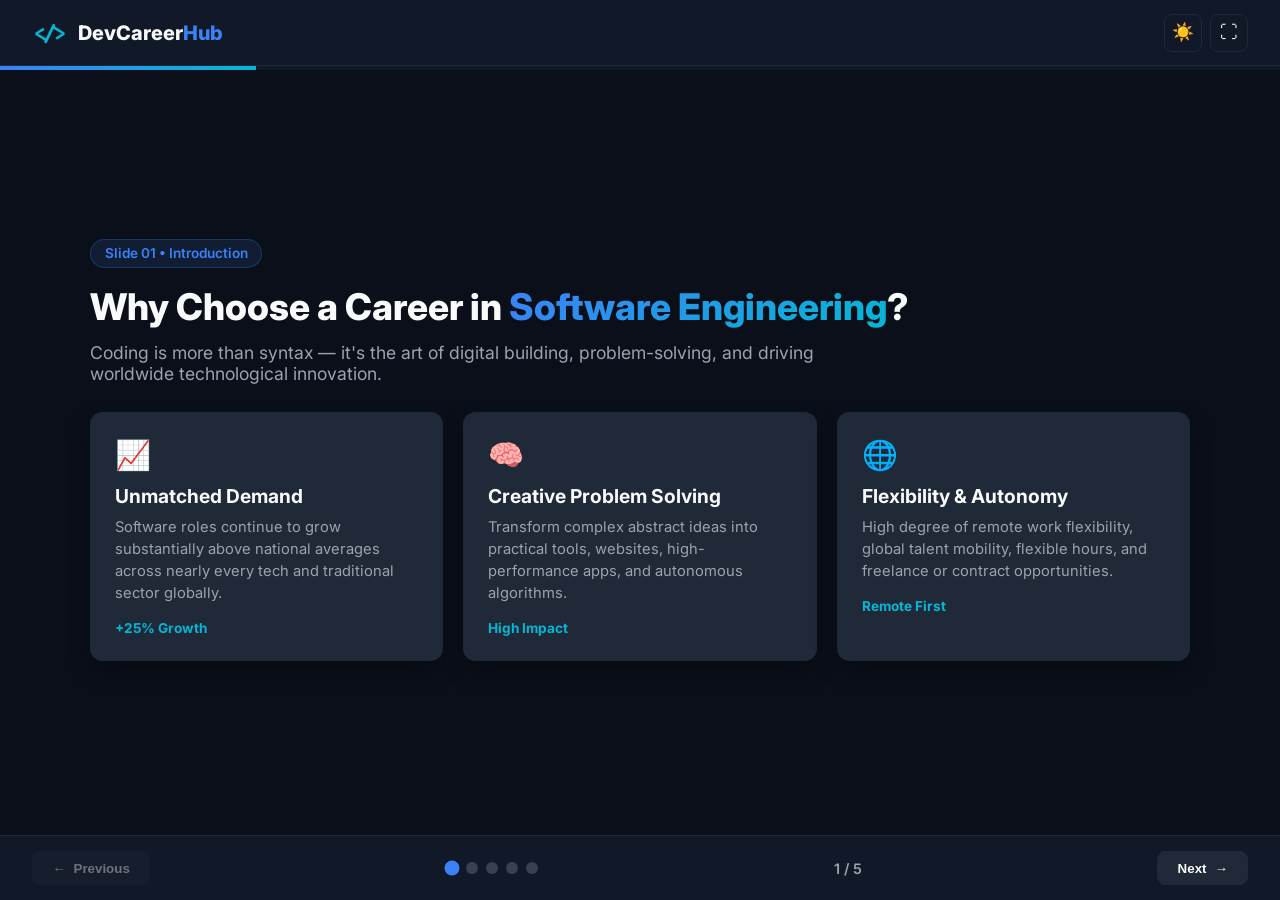
<file: home/index.html>
<!DOCTYPE html>
<html lang="en" data-theme="dark">
<head>
    <meta charset="UTF-8">
    <meta name="viewport" content="width=device-width, initial-scale=1.0">
    <title>Coding as a Career — Interactive Guide</title>
    <link rel="stylesheet" href="style.css">
    <link rel="preconnect" href="https://fonts.googleapis.com">
    <link rel="preconnect" href="https://fonts.gstatic.com" crossorigin>
    <link href="https://fonts.googleapis.com/css2?family=Fira+Code:wght@400;600&family=Inter:wght@300;400;500;600;700;800&display=swap" rel="stylesheet">
</head>
<body>

    <!-- Fixed Header Container -->
    <div class="fixed-top-wrapper">
        <header class="navbar">
            <div class="logo">
                <span class="logo-icon">&lt;/&gt;</span>
                <span class="logo-text">DevCareer<span class="accent">Hub</span></span>
            </div>
            
            <div class="nav-controls">
                <button id="themeToggle" class="btn-icon" aria-label="Toggle Theme">
                    <span class="icon-sun">☀️</span>
                    <span class="icon-moon">🌙</span>
                </button>
                <button id="fullscreenToggle" class="btn-icon" aria-label="Toggle Fullscreen">
                    <span class="icon-expand">⛶</span>
                </button>
            </div>
        </header>

        <!-- Global Progress Bar -->
        <div class="progress-container">
            <div id="progressBar" class="progress-bar"></div>
        </div>
    </div>

    <!-- Main Scrollable Slide Viewer Area -->
    <main class="slide-view-wrapper">
        <div class="slide-container">

            <!-- SLIDE 1: Introduction -->
            <section class="slide active" id="slide-1" data-slide="1">
                <div class="slide-content">
                    <div class="badge">Slide 01 • Introduction</div>
                    <h1 class="slide-title">Why Choose a Career in <span class="gradient-text">Software Engineering</span>?</h1>
                    <p class="slide-subtitle">Coding is more than syntax — it's the art of digital building, problem-solving, and driving worldwide technological innovation.</p>
                    
                    <div class="grid grid-3">
                        <div class="card hover-glow">
                            <div class="card-icon">📈</div>
                            <h3>Unmatched Demand</h3>
                            <p>Software roles continue to grow substantially above national averages across nearly every tech and traditional sector globally.</p>
                            <div class="metric">+25% Growth</div>
                        </div>
                        
                        <div class="card hover-glow">
                            <div class="card-icon">🧠</div>
                            <h3>Creative Problem Solving</h3>
                            <p>Transform complex abstract ideas into practical tools, websites, high-performance apps, and autonomous algorithms.</p>
                            <div class="metric">High Impact</div>
                        </div>

                        <div class="card hover-glow">
                            <div class="card-icon">🌐</div>
                            <h3>Flexibility & Autonomy</h3>
                            <p>High degree of remote work flexibility, global talent mobility, flexible hours, and freelance or contract opportunities.</p>
                            <div class="metric">Remote First</div>
                        </div>
                    </div>
                </div>
            </section>

            <!-- SLIDE 2: Common Career Paths -->
            <section class="slide" id="slide-2" data-slide="2">
                <div class="slide-content">
                    <div class="badge">Slide 02 • Specializations</div>
                    <h2 class="slide-title">Explore Tech <span class="gradient-text">Career Paths</span></h2>
                    <p class="slide-subtitle">Select a discipline below to view key responsibilities, popular tech stacks, and real-world application examples.</p>

                    <div class="tab-system">
                        <div class="tab-buttons">
                            <button class="tab-btn active" data-tab="frontend">Front-End</button>
                            <button class="tab-btn" data-tab="backend">Back-End</button>
                            <button class="tab-btn" data-tab="fullstack">Full-Stack</button>
                            <button class="tab-btn" data-tab="data-ai">Data & AI</button>
                        </div>

                        <div class="tab-contents">
                            <!-- Front End -->
                            <div class="tab-panel active" id="panel-frontend">
                                <div class="panel-grid">
                                    <div class="panel-info">
                                        <h3>Front-End Developer</h3>
                                        <p>Crafts the visual elements, user interface (UI), and user experience (UX) that users interact with directly in browsers and mobile apps.</p>
                                        <div class="tag-group">
                                            <span class="tag">JavaScript</span>
                                            <span class="tag">TypeScript</span>
                                            <span class="tag">React</span>
                                            <span class="tag">HTML5 / CSS3</span>
                                            <span class="tag">Tailwind</span>
                                        </div>
                                    </div>
                                    <div class="code-preview">
                                        <div class="code-header"><span class="dot red"></span><span class="dot yellow"></span><span class="dot green"></span> App.jsx</div>
                                        <pre><code><span class="kwd">function</span> <span class="fun">UserInterface</span>() {
  <span class="kwd">const</span> [state, setState] = <span class="fun">useState</span>(true);
  <span class="kwd">return</span> (
    &lt;<span class="tag-name">button</span> <span class="attr">onClick</span>={() =&gt; <span class="fun">setState</span>(!state)}&gt;
      {state ? <span class="str">'Active'</span> : <span class="str">'Inactive'</span>}
    &lt;/<span class="tag-name">button</span>&gt;
  );
}</code></pre>
                                    </div>
                                </div>
                            </div>

                            <!-- Back End -->
                            <div class="tab-panel" id="panel-backend">
                                <div class="panel-grid">
                                    <div class="panel-info">
                                        <h3>Back-End Developer</h3>
                                        <p>Architects server-side logic, designs relational and NoSQL databases, builds REST & GraphQL APIs, and ensures application security.</p>
                                        <div class="tag-group">
                                            <span class="tag">Python</span>
                                            <span class="tag">Node.js</span>
                                            <span class="tag">Java</span>
                                            <span class="tag">PostgreSQL</span>
                                            <span class="tag">Go</span>
                                        </div>
                                    </div>
                                    <div class="code-preview">
                                        <div class="code-header"><span class="dot red"></span><span class="dot yellow"></span><span class="dot green"></span> server.js</div>
                                        <pre><code><span class="kwd">app</span>.<span class="fun">get</span>(<span class="str">'/api/users'</span>, <span class="kwd">async</span> (req, res) =&gt; {
  <span class="kwd">const</span> users = <span class="kwd">await</span> db.<span class="fun">query</span>(
    <span class="str">'SELECT * FROM users WHERE active = true'</span>
  );
  res.<span class="fun">json</span>(users);
});</code></pre>
                                    </div>
                                </div>
                            </div>

                            <!-- Full Stack -->
                            <div class="tab-panel" id="panel-fullstack">
                                <div class="panel-grid">
                                    <div class="panel-info">
                                        <h3>Full-Stack Developer</h3>
                                        <p>Bridges the gap between client experience and back-end performance. Oversees complete end-to-end web application architectures.</p>
                                        <div class="tag-group">
                                            <span class="tag">Next.js</span>
                                            <span class="tag">Node + React</span>
                                            <span class="tag">GraphQL</span>
                                            <span class="tag">Docker</span>
                                            <span class="tag">MongoDB</span>
                                        </div>
                                    </div>
                                    <div class="code-preview">
                                        <div class="code-header"><span class="dot red"></span><span class="dot yellow"></span><span class="dot green"></span> fullstack.ts</div>
                                        <pre><code><span class="kwd">export async function</span> <span class="fun">getServerSideProps</span>() {
  <span class="kwd">const</span> data = <span class="kwd">await</span> <span class="fun">fetchData</span>();
  <span class="kwd">return</span> { props: { data } };
}</code></pre>
                                    </div>
                                </div>
                            </div>

                            <!-- Data & AI -->
                            <div class="tab-panel" id="panel-data-ai">
                                <div class="panel-grid">
                                    <div class="panel-info">
                                        <h3>Data & AI Engineer</h3>
                                        <p>Builds robust data pipelines, trains machine learning models, manages big data storage, and integrates AI capabilities into production apps.</p>
                                        <div class="tag-group">
                                            <span class="tag">Python</span>
                                            <span class="tag">PyTorch</span>
                                            <span class="tag">SQL</span>
                                            <span class="tag">Pandas</span>
                                            <span class="tag">TensorFlow</span>
                                        </div>
                                    </div>
                                    <div class="code-preview">
                                        <div class="code-header"><span class="dot red"></span><span class="dot yellow"></span><span class="dot green"></span> model.py</div>
                                        <pre><code><span class="kwd">import</span> torch
<span class="kwd">import</span> torch.nn <span class="kwd">as</span> nn

<span class="kwd">class</span> <span class="fun">Model</span>(nn.Module):
    <span class="kwd">def</span> <span class="fun">__init__</span>(self):
        super().<span class="fun">__init__</span>()
        self.linear = nn.<span class="fun">Linear</span>(<span class="num">10</span>, <span class="num">1</span>)</code></pre>
                                    </div>
                                </div>
                            </div>
                        </div>
                    </div>
                </div>
            </section>

            <!-- SLIDE 3: Essential Skills -->
            <section class="slide" id="slide-3" data-slide="3">
                <div class="slide-content">
                    <div class="badge">Slide 03 • Core Competencies</div>
                    <h2 class="slide-title">Skills Beyond <span class="gradient-text">Writing Syntax</span></h2>
                    <p class="slide-subtitle">Modern software engineering requires a balanced mix of technical mastery and interpersonal skills.</p>

                    <div class="grid grid-2">
                        <div class="interactive-card">
                            <div class="ic-header">
                                <span class="ic-icon">🔀</span>
                                <div class="ic-title">
                                    <h3>Version Control & Git</h3>
                                    <p>Managing code evolution and collaborative workflows</p>
                                </div>
                            </div>
                            <div class="ic-body">
                                <p>Git allows developers to branch, test, revert, and merge code seamlessly. Mastering Git workflows (PR reviews, rebasing, merge conflict resolution) is essential in professional teams.</p>
                            </div>
                        </div>

                        <div class="interactive-card">
                            <div class="ic-header">
                                <span class="ic-icon">🐛</span>
                                <div class="ic-title">
                                    <h3>Debugging & Profiling</h3>
                                    <p>Systematic diagnosis and performance optimization</p>
                                </div>
                            </div>
                            <div class="ic-body">
                                <p>Reading error traces, isolating edge cases, using browser/IDE debuggers, and profiling memory leaks are skills that separate entry-level coders from seasoned pros.</p>
                            </div>
                        </div>

                        <div class="interactive-card">
                            <div class="ic-header">
                                <span class="ic-icon">🏗️</span>
                                <div class="ic-title">
                                    <h3>System Design & Architecture</h3>
                                    <p>Building scalable, secure, and resilient systems</p>
                                </div>
                            </div>
                            <div class="ic-body">
                                <p>Designing modular APIs, choosing database schemas, configuring caching layers, and organizing clean code structures ensures systems stay maintainable under heavy traffic.</p>
                            </div>
                        </div>

                        <div class="interactive-card">
                            <div class="ic-header">
                                <span class="ic-icon">💬</span>
                                <div class="ic-title">
                                    <h3>Technical Communication</h3>
                                    <p>Translating complex technical topics for stakeholders</p>
                                </div>
                            </div>
                            <div class="ic-body">
                                <p>Engineers write documentation, present trade-offs to business leads, mentor team members, and collaborate across product, design, and QA departments.</p>
                            </div>
                        </div>
                    </div>
                </div>
            </section>

            <!-- SLIDE 4: Education Pathways -->
            <section class="slide" id="slide-4" data-slide="4">
                <div class="slide-content">
                    <div class="badge">Slide 04 • Learning Pathways</div>
                    <h2 class="slide-title">How to Learn <span class="gradient-text">Software Engineering</span></h2>
                    <p class="slide-subtitle">There is no single "right way" to enter the industry. Compare popular learning routes:</p>

                    <div class="pathway-container">
                        <div class="pathway-card">
                            <div class="pathway-header">
                                <span class="pathway-badge">Traditional</span>
                                <h3>CS Degree</h3>
                                <div class="timeframe">⏳ 3 to 4 Years</div>
                            </div>
                            <ul class="pathway-list">
                                <li>✅ Deep theoretical computer science knowledge</li>
                                <li>✅ Focus on algorithms & OS architecture</li>
                                <li>✅ Built-in networking & campus recruitment</li>
                                <li>❌ Higher financial and time commitment</li>
                            </ul>
                        </div>

                        <div class="pathway-card featured">
                            <div class="pathway-header">
                                <span class="pathway-badge accent">Accelerated</span>
                                <h3>Coding Bootcamp</h3>
                                <div class="timeframe">⏳ 3 to 6 Months</div>
                            </div>
                            <ul class="pathway-list">
                                <li>✅ Fast-paced, project-driven learning</li>
                                <li>✅ Focus on modern, high-demand web stacks</li>
                                <li>✅ Dedicated career coaching & portfolio building</li>
                                <li>❌ Fast pace requires full immersion</li>
                            </ul>
                        </div>

                        <div class="pathway-card">
                            <div class="pathway-header">
                                <span class="pathway-badge">Flexible</span>
                                <h3>Self-Taught Path</h3>
                                <div class="timeframe">⏳ Variable / Self-Paced</div>
                            </div>
                            <ul class="pathway-list">
                                <li>✅ Low cost, maximum schedule flexibility</li>
                                <li>✅ Custom learning path based on your goals</li>
                                <li>✅ Rich ecosystem of open-source resources</li>
                                <li>❌ Requires extreme self-discipline & grit</li>
                            </ul>
                        </div>
                    </div>
                </div>
            </section>

            <!-- SLIDE 5: Future Outlook -->
            <section class="slide" id="slide-5" data-slide="5">
                <div class="slide-content">
                    <div class="badge">Slide 05 • Future Outlook</div>
                    <h2 class="slide-title">The Future of Code & <span class="gradient-text">AI Collaboration</span></h2>
                    <p class="slide-subtitle">How modern tools like generative AI are transforming—rather than replacing—developer roles.</p>

                    <div class="future-grid">
                        <div class="future-box">
                            <h3>🤖 AI-Assisted Development</h3>
                            <p>Tools like GitHub Copilot and ChatGPT assist developers with code autocompletion, boilerplate generation, and syntax lookup. Developers become architects who review and integrate AI outputs.</p>
                        </div>

                        <div class="future-box">
                            <h3>🔄 Lifelong Adaptability</h3>
                            <p>Frameworks and tools change rapidly. The most successful software engineers prioritize fundamental computer science principles and continuous learning over memorizing syntax.</p>
                        </div>

                        <div class="future-box">
                            <h3>📈 Clear Career Progression</h3>
                            <p>Start as a Junior Developer, advance to Senior Engineer, then choose between Technical Leadership/Architecture or Engineering Management routes.</p>
                        </div>
                    </div>

                    <div class="cta-banner">
                        <div>
                            <h3>Ready to write your first line of code?</h3>
                            <p>Start with languages like Python or JavaScript today!</p>
                        </div>
                        <button class="btn-primary" onclick="alert('Pick a language (e.g. JavaScript or Python) and build a simple practice project today!')">Start Your Journey 🚀</button>
                    </div>
                </div>
            </section>

        </div>
    </main>

    <!-- Slide Navigation Footer (Always Fixed At Bottom of Viewport) -->
    <footer class="footer-nav">
        <button id="prevBtn" class="nav-btn" disabled>
            <span>←</span> Previous
        </button>

        <div id="slideDots" class="slide-dots">
            <button class="dot active" data-jump="1" title="Slide 1"></button>
            <button class="dot" data-jump="2" title="Slide 2"></button>
            <button class="dot" data-jump="3" title="Slide 3"></button>
            <button class="dot" data-jump="4" title="Slide 4"></button>
            <button class="dot" data-jump="5" title="Slide 5"></button>
        </div>

        <div class="slide-indicator">
            <span id="currentSlideNum">1</span> / <span id="totalSlideNum">5</span>
        </div>

        <button id="nextBtn" class="nav-btn">
            Next <span>→</span>
        </button>
    </footer>

    <script src="script.js"></script>
</body>
</html>
</file>
<file: home/style.css>
/* ==========================================================================
   CSS Variables & Base Styling
   ========================================================================== */
:root {
    --bg-primary: #0b0f19;
    --bg-secondary: #111827;
    --bg-card: #1f2937;
    --bg-hover: #374151;
    
    --text-primary: #f9fafb;
    --text-secondary: #9ca3af;
    --text-muted: #6b7280;

    --accent-blue: #3b82f6;
    --accent-cyan: #06b6d4;
    --accent-indigo: #6366f1;
    --accent-gradient: linear-gradient(135deg, #3b82f6 0%, #06b6d4 100%);
    
    --border-color: #1f2937;
    --border-highlight: #374151;
    --radius-sm: 8px;
    --radius-md: 12px;
    --radius-lg: 16px;
    
    --shadow-soft: 0 10px 25px -5px rgba(0, 0, 0, 0.4);
    --shadow-glow: 0 0 20px rgba(59, 130, 246, 0.2);

    --font-sans: 'Inter', system-ui, -apple-system, sans-serif;
    --font-mono: 'Fira Code', monospace;
    
    --transition-fast: 0.2s ease;
    --transition-smooth: 0.35s cubic-bezier(0.16, 1, 0.3, 1);
}

[data-theme="light"] {
    --bg-primary: #f3f4f6;
    --bg-secondary: #ffffff;
    --bg-card: #ffffff;
    --bg-hover: #f9fafb;
    
    --text-primary: #111827;
    --text-secondary: #4b5563;
    --text-muted: #9ca3af;

    --border-color: #e5e7eb;
    --border-highlight: #d1d5db;
    --shadow-soft: 0 10px 25px -5px rgba(0, 0, 0, 0.08);
    --shadow-glow: 0 0 20px rgba(59, 130, 246, 0.15);
}

/* ==========================================================================
   Global Reset & Screen Layout (App Mode)
   ========================================================================== */
* {
    box-sizing: border-box;
    margin: 0;
    padding: 0;
}

html, body {
    height: 100%;
    width: 100%;
    overflow: hidden; /* Lock outer viewport scrollbar */
}

body {
    font-family: var(--font-sans);
    background-color: var(--bg-primary);
    color: var(--text-primary);
    display: flex;
    flex-direction: column;
    transition: background-color var(--transition-fast), color var(--transition-fast);
}

/* Fixed Header Container */
.fixed-top-wrapper {
    position: fixed;
    top: 0;
    left: 0;
    right: 0;
    z-index: 100;
}

.navbar {
    display: flex;
    justify-content: space-between;
    align-items: center;
    padding: 0.85rem 2rem;
    background-color: var(--bg-secondary);
    border-bottom: 1px solid var(--border-color);
}

.logo {
    display: flex;
    align-items: center;
    gap: 0.6rem;
    font-weight: 800;
    font-size: 1.25rem;
}

.logo-icon {
    font-family: var(--font-mono);
    color: var(--accent-cyan);
    font-weight: 700;
}

.accent {
    color: var(--accent-blue);
}

.nav-controls {
    display: flex;
    gap: 0.5rem;
}

.btn-icon {
    background: transparent;
    border: 1px solid var(--border-color);
    color: var(--text-primary);
    width: 38px;
    height: 38px;
    border-radius: var(--radius-sm);
    cursor: pointer;
    display: flex;
    align-items: center;
    justify-content: center;
    font-size: 1.1rem;
    transition: var(--transition-fast);
}

.btn-icon:hover {
    background-color: var(--bg-hover);
    border-color: var(--border-highlight);
}

[data-theme="dark"] .icon-sun { display: inline; }
[data-theme="dark"] .icon-moon { display: none; }
[data-theme="light"] .icon-sun { display: none; }
[data-theme="light"] .icon-moon { display: inline; }

/* Progress Bar */
.progress-container {
    width: 100%;
    height: 4px;
    background-color: var(--bg-secondary);
}

.progress-bar {
    height: 100%;
    width: 20%;
    background: var(--accent-gradient);
    transition: width var(--transition-smooth);
}

/* ==========================================================================
   Middle Scrollable View Area
   ========================================================================== */
.slide-view-wrapper {
    flex: 1;
    margin-top: 65px; /* Height of header + progress */
    margin-bottom: 65px; /* Height of bottom nav */
    overflow-y: auto;
    overflow-x: hidden;
    display: flex;
    align-items: center;
    justify-content: center;
    padding: 2rem;
}

.slide-container {
    width: 100%;
    max-width: 1100px;
    margin: auto;
    position: relative;
}

.slide {
    display: none;
    opacity: 0;
    transform: translateY(15px);
    transition: opacity 0.35s ease, transform 0.35s ease;
}

.slide.active {
    display: block;
    opacity: 1;
    transform: translateY(0);
}

/* Typography Components */
.badge {
    display: inline-block;
    padding: 0.35rem 0.85rem;
    background-color: rgba(59, 130, 246, 0.12);
    color: var(--accent-blue);
    border-radius: 50px;
    font-size: 0.85rem;
    font-weight: 600;
    margin-bottom: 1rem;
    border: 1px solid rgba(59, 130, 246, 0.25);
}

.slide-title {
    font-size: 2.3rem;
    font-weight: 800;
    line-height: 1.25;
    margin-bottom: 0.75rem;
}

.gradient-text {
    background: var(--accent-gradient);
    -webkit-background-clip: text;
    -webkit-text-fill-color: transparent;
}

.slide-subtitle {
    font-size: 1.1rem;
    color: var(--text-secondary);
    margin-bottom: 1.75rem;
    max-width: 800px;
}

/* Grids */
.grid {
    display: grid;
    gap: 1.25rem;
}

.grid-2 { grid-template-columns: repeat(auto-fit, minmax(320px, 1fr)); }
.grid-3 { grid-template-columns: repeat(auto-fit, minmax(280px, 1fr)); }

.card {
    background-color: var(--bg-card);
    border: 1px solid var(--border-color);
    padding: 1.5rem;
    border-radius: var(--radius-md);
    box-shadow: var(--shadow-soft);
    transition: var(--transition-fast);
}

.card:hover {
    border-color: var(--accent-blue);
    transform: translateY(-4px);
    box-shadow: var(--shadow-glow);
}

.card-icon {
    font-size: 1.8rem;
    margin-bottom: 0.75rem;
}

.card h3 {
    margin-bottom: 0.5rem;
    font-size: 1.2rem;
}

.card p {
    color: var(--text-secondary);
    font-size: 0.92rem;
    line-height: 1.5;
    margin-bottom: 1rem;
}

.metric {
    font-weight: 700;
    color: var(--accent-cyan);
    font-size: 0.85rem;
}

/* Interactive Tabs (Slide 2) */
.tab-system {
    background-color: var(--bg-secondary);
    border: 1px solid var(--border-color);
    border-radius: var(--radius-lg);
    padding: 1.5rem;
}

.tab-buttons {
    display: flex;
    gap: 0.5rem;
    border-bottom: 1px solid var(--border-color);
    padding-bottom: 0.85rem;
    margin-bottom: 1.25rem;
    overflow-x: auto;
}

.tab-btn {
    background: transparent;
    border: none;
    color: var(--text-secondary);
    padding: 0.5rem 1.1rem;
    border-radius: var(--radius-sm);
    font-weight: 600;
    cursor: pointer;
    transition: var(--transition-fast);
}

.tab-btn:hover {
    color: var(--text-primary);
    background-color: var(--bg-hover);
}

.tab-btn.active {
    background: var(--accent-gradient);
    color: white;
}

.tab-panel {
    display: none;
}

.tab-panel.active {
    display: block;
    animation: fadeIn 0.3s ease;
}

@keyframes fadeIn {
    from { opacity: 0; transform: translateY(6px); }
    to { opacity: 1; transform: translateY(0); }
}

.panel-grid {
    display: grid;
    grid-template-columns: 1fr 1fr;
    gap: 1.5rem;
    align-items: center;
}

@media (max-width: 768px) {
    .panel-grid { grid-template-columns: 1fr; }
}

.tag-group {
    display: flex;
    flex-wrap: wrap;
    gap: 0.5rem;
    margin-top: 1rem;
}

.tag {
    background-color: var(--bg-card);
    border: 1px solid var(--border-color);
    color: var(--text-primary);
    padding: 0.3rem 0.75rem;
    border-radius: 20px;
    font-size: 0.82rem;
}

.code-preview {
    background-color: #090d16;
    border-radius: var(--radius-md);
    border: 1px solid #1f2937;
    overflow: hidden;
}

.code-header {
    background-color: #111827;
    padding: 0.5rem 1rem;
    font-family: var(--font-mono);
    font-size: 0.8rem;
    color: var(--text-muted);
    display: flex;
    align-items: center;
    gap: 0.5rem;
}

.dot {
    width: 10px;
    height: 10px;
    border-radius: 50%;
    display: inline-block;
}
.dot.red { background-color: #ef4444; }
.dot.yellow { background-color: #f59e0b; }
.dot.green { background-color: #10b981; }

.code-preview pre {
    padding: 1.25rem;
    font-family: var(--font-mono);
    font-size: 0.85rem;
    color: #e5e7eb;
    overflow-x: auto;
}

.kwd { color: #f472b6; }
.fun { color: #60a5fa; }
.str { color: #34d399; }
.tag-name { color: #f87171; }
.attr { color: #fbbf24; }
.num { color: #a78bfa; }

/* Interactive Cards (Slide 3) */
.interactive-card {
    background-color: var(--bg-card);
    border: 1px solid var(--border-color);
    border-radius: var(--radius-md);
    padding: 1.25rem;
}

.ic-header {
    display: flex;
    align-items: center;
    gap: 1rem;
}

.ic-icon {
    font-size: 1.6rem;
}

.ic-title h3 {
    font-size: 1.1rem;
}

.ic-title p {
    color: var(--text-secondary);
    font-size: 0.82rem;
}

.ic-body {
    margin-top: 0.85rem;
    padding-top: 0.85rem;
    border-top: 1px solid var(--border-color);
    color: var(--text-secondary);
    font-size: 0.9rem;
    line-height: 1.5;
}

/* Pathways Grid (Slide 4) */
.pathway-container {
    display: grid;
    grid-template-columns: repeat(auto-fit, minmax(260px, 1fr));
    gap: 1.25rem;
}

.pathway-card {
    background-color: var(--bg-card);
    border: 1px solid var(--border-color);
    border-radius: var(--radius-md);
    padding: 1.5rem;
    display: flex;
    flex-direction: column;
}

.pathway-card.featured {
    border-color: var(--accent-blue);
    box-shadow: var(--shadow-glow);
}

.pathway-badge {
    font-size: 0.72rem;
    text-transform: uppercase;
    letter-spacing: 1px;
    color: var(--text-muted);
    font-weight: 700;
}

.pathway-badge.accent {
    color: var(--accent-cyan);
}

.pathway-header h3 {
    font-size: 1.35rem;
    margin: 0.2rem 0;
}

.timeframe {
    font-size: 0.82rem;
    color: var(--text-secondary);
    margin-bottom: 1rem;
}

.pathway-list {
    list-style: none;
    display: flex;
    flex-direction: column;
    gap: 0.65rem;
    font-size: 0.88rem;
    color: var(--text-secondary);
}

/* Future Grid (Slide 5) */
.future-grid {
    display: grid;
    grid-template-columns: repeat(auto-fit, minmax(260px, 1fr));
    gap: 1.25rem;
    margin-bottom: 1.5rem;
}

.future-box {
    background-color: var(--bg-card);
    border: 1px solid var(--border-color);
    padding: 1.25rem;
    border-radius: var(--radius-md);
}

.future-box h3 {
    margin-bottom: 0.4rem;
    font-size: 1.05rem;
}

.future-box p {
    color: var(--text-secondary);
    font-size: 0.88rem;
    line-height: 1.5;
}

.cta-banner {
    background: var(--bg-secondary);
    border: 1px solid var(--accent-blue);
    padding: 1.5rem;
    border-radius: var(--radius-lg);
    display: flex;
    justify-content: space-between;
    align-items: center;
    gap: 1rem;
}

@media (max-width: 640px) {
    .cta-banner { flex-direction: column; text-align: center; }
}

.btn-primary {
    background: var(--accent-gradient);
    color: white;
    border: none;
    padding: 0.75rem 1.35rem;
    border-radius: var(--radius-sm);
    font-weight: 700;
    cursor: pointer;
    white-space: nowrap;
    transition: var(--transition-fast);
}

.btn-primary:hover {
    opacity: 0.9;
    transform: scale(1.02);
}

/* ==========================================================================
   Fixed Navigation Footer (Always Fixed at Bottom of Screen)
   ========================================================================== */
.footer-nav {
    position: fixed;
    bottom: 0;
    left: 0;
    right: 0;
    height: 65px;
    display: flex;
    justify-content: space-between;
    align-items: center;
    padding: 0 2rem;
    background-color: var(--bg-secondary);
    border-top: 1px solid var(--border-color);
    z-index: 100;
    backdrop-filter: blur(8px);
}

.nav-btn {
    background-color: var(--bg-card);
    border: 1px solid var(--border-color);
    color: var(--text-primary);
    padding: 0.55rem 1.2rem;
    border-radius: var(--radius-sm);
    font-weight: 600;
    cursor: pointer;
    display: flex;
    align-items: center;
    gap: 0.5rem;
    transition: var(--transition-fast);
}

.nav-btn:hover:not(:disabled) {
    background-color: var(--bg-hover);
    border-color: var(--border-highlight);
}

.nav-btn:disabled {
    opacity: 0.4;
    cursor: not-allowed;
}

.slide-dots {
    display: flex;
    gap: 0.5rem;
}

.slide-dots .dot {
    width: 12px;
    height: 12px;
    border-radius: 50%;
    background-color: var(--border-highlight);
    border: none;
    cursor: pointer;
    transition: var(--transition-fast);
}

.slide-dots .dot.active {
    background-color: var(--accent-blue);
    transform: scale(1.25);
}

.slide-indicator {
    font-size: 0.9rem;
    color: var(--text-secondary);
    font-weight: 600;
}
</file>
